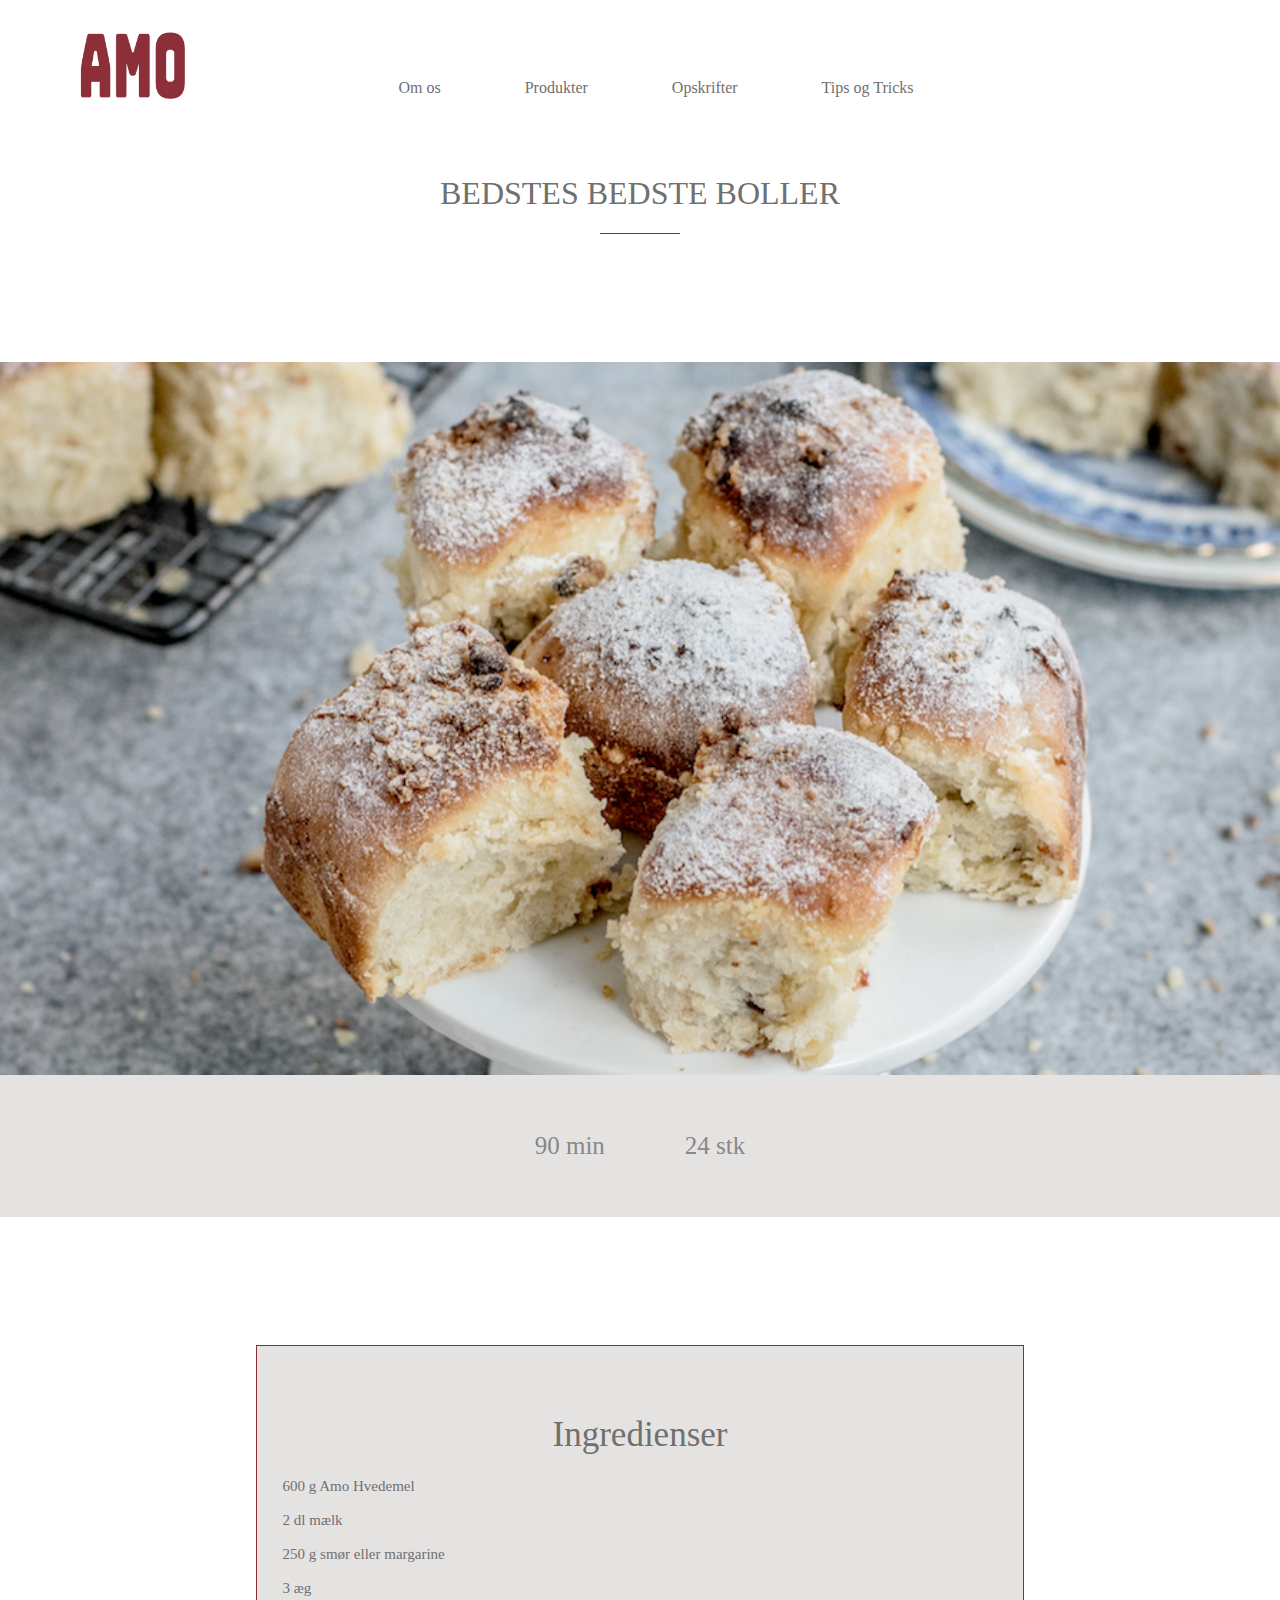
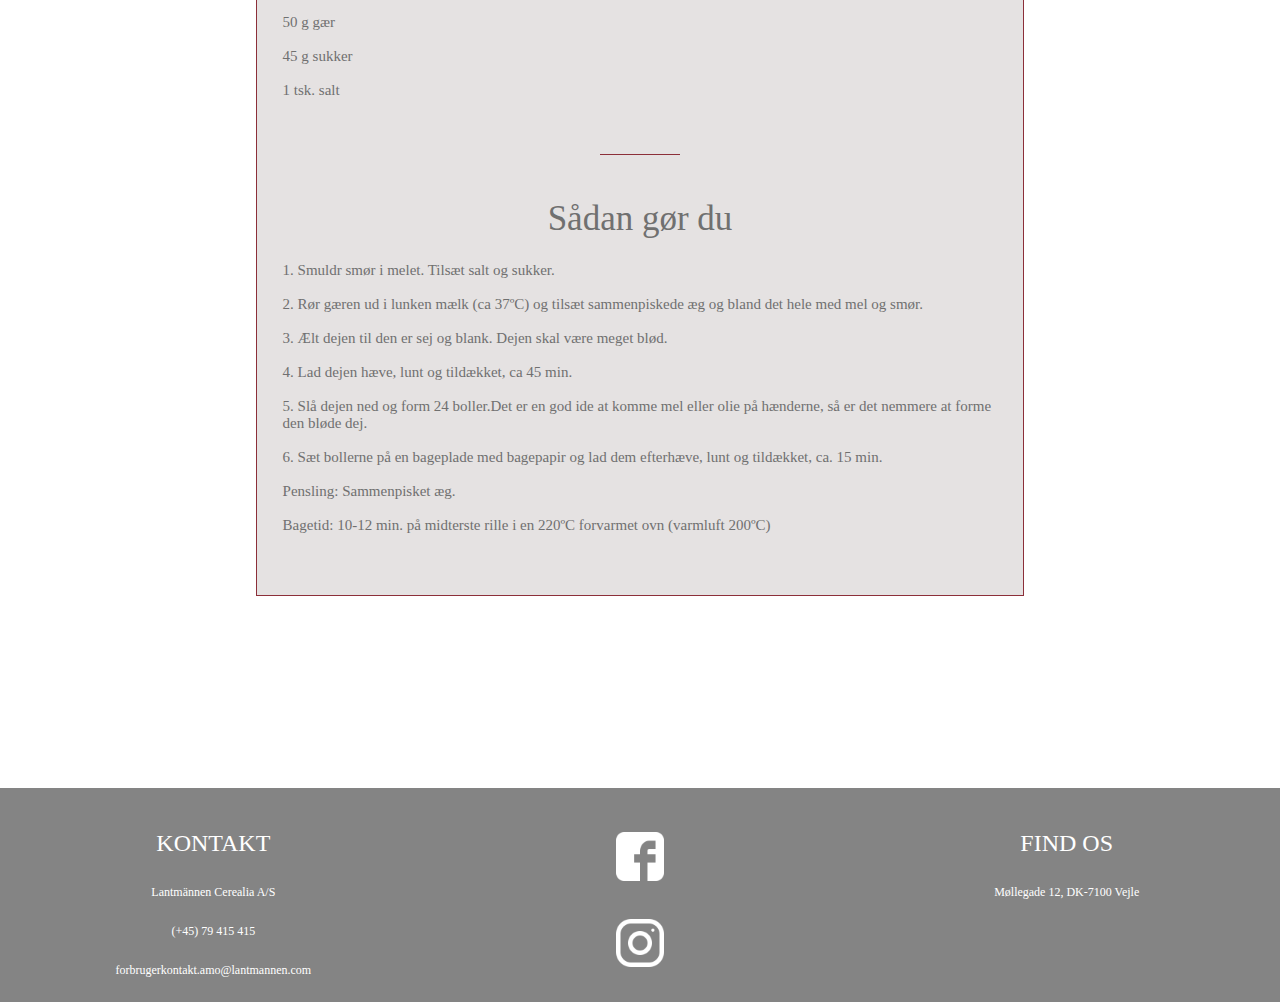
<file: bbb.html>
<!DOCTYPE html>
<html lang="en">
<!--Language set to English. Change to da for Danish if needed-->

<head>
    <meta charset="UTF-8">
    <!--This ensures that the browser can read special signs and characters like the Danish letters æ, ø, å -->
    <meta name="viewport" content="width=device-width, minimum-scale=1.0">
    <!--This helps avoid that a site displays differently with different screen resolutions -->

    <title>Untitled document</title>
    <!--This title will be the heading on google search and on the tab in the browser. Can contain up to 70 characters-->
    <meta name="description" content="Here you add the description of your content">
    <!-- this is for search engne optimization - fill in description of the page content. This will usually be the text shown under the heading in a search. Can contain up to 155 characters-->
    <link rel="stylesheet" href="css/style.css">
    <!--This is a link to the stylesheet. Any rule written in the stylesheet will be used for this page -->
</head>

<body>


    <header>


       <section class="logo"> <a href="index.html"> <img src="images/amo-logo.png" alt="">
        </a>
        </section>

        <section id="logo-burger-main">

            <label for="toggle">&#9776;</label>
        </section>



        <nav>
            <input type="checkbox" id="toggle" class="hidden">
            <!-- This has to be outside of #logo-burger to work. #main-nav cannot be selected when this is in a container -->
            <ul id="main-nav">
                <li><a href="">Om os</a></li>
                <li><a href="produkter.html">Produkter</a></li>
                <li><a href="opskrifter.html">Opskrifter</a></li>
                <li><a href="">Tips og Tricks</a></li>
            </ul>


        </nav>

    


    </header>

    <main>

        <section class="product">
            <h1> BEDSTES BEDSTE BOLLER </h1>
        </section>

        <p class="line-break"> </p>


        <section class="main-img">
            <img src="images/boller2.png" alt="">

        </section>
        
        

        <section class="bbb-content">

            <h1> 90 min </h1>

            <h1> 24 stk </h1>


        </section>
        
        
        <article class="article-column">

        <section class="section-recipe">

            <h1> Ingredienser </h1>

            <p> 600 g Amo Hvedemel <br><br>
                2 dl mælk <br><br>
                250 g smør eller margarine <br><br>
                3 æg <br><br>
                50 g gær <br><br>
                45 g sukker <br><br>
                1 tsk. salt</p>

            <p class="line-break"> </p>


            <h1> Sådan gør du </h1>

            <p> 1. Smuldr smør i melet. Tilsæt salt og sukker. <br> <br>

                2. Rør gæren ud i lunken mælk (ca 37ºC) og
                tilsæt sammenpiskede æg og bland det hele
                med mel og smør. <br> <br>

                3. Ælt dejen til den er sej og blank. Dejen skal
                være meget blød. <br> <br>

                4. Lad dejen hæve, lunt og tildækket, ca 45 min. <br> <br>

                5. Slå dejen ned og form 24 boller.Det er en
                god ide at komme mel eller olie på hænderne,
                så er det nemmere at forme den bløde dej.

                <br> <br>
                6. Sæt bollerne på en bageplade med
                bagepapir og lad dem efterhæve, lunt og
                tildækket, ca. 15 min. <br> <br>

                Pensling: Sammenpisket æg.<br> <br>

                Bagetid: 10-12 min. på midterste rille i en 220ºC
                forvarmet ovn (varmluft 200ºC)</p>
                
        

        </section>
        </article>
        
                <section class="footer-container">

            <section class="footer-content">

                <h1> KONTAKT</h1> 
                <p> Lantmännen Cerealia A/S </p> 
                <p> (+45) 79 415 415 </p> 
                <p> forbrugerkontakt.amo@lantmannen.com </p>

            </section>


            <section class="footer-content">

                <img src="images/face.png" alt="">

                <img src="images/insta.png" alt="">



            </section>


            <section class="footer-content">

                <h1> FIND OS </h1> 
                <p> Møllegade 12, DK-7100 Vejle </p>


            </section>

        </section>


    </main>
    
    </body>
</html>
</file>
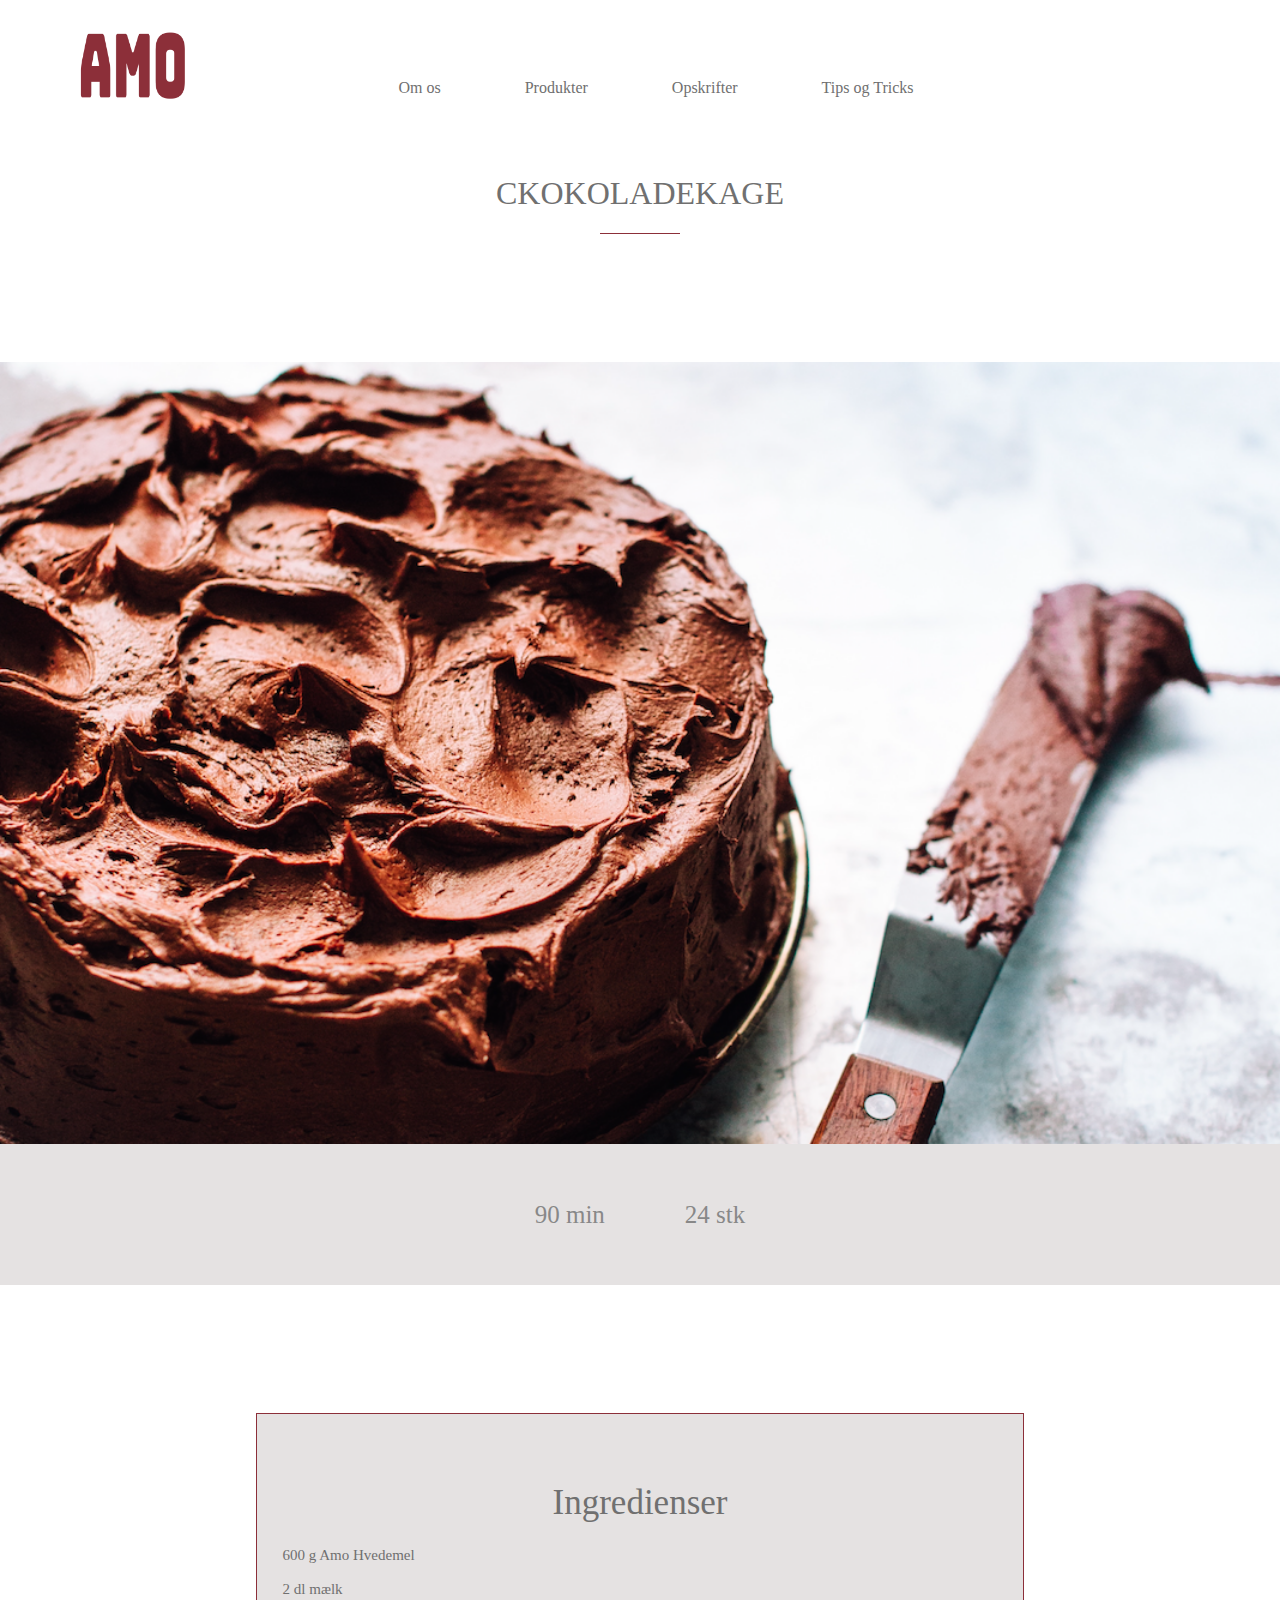
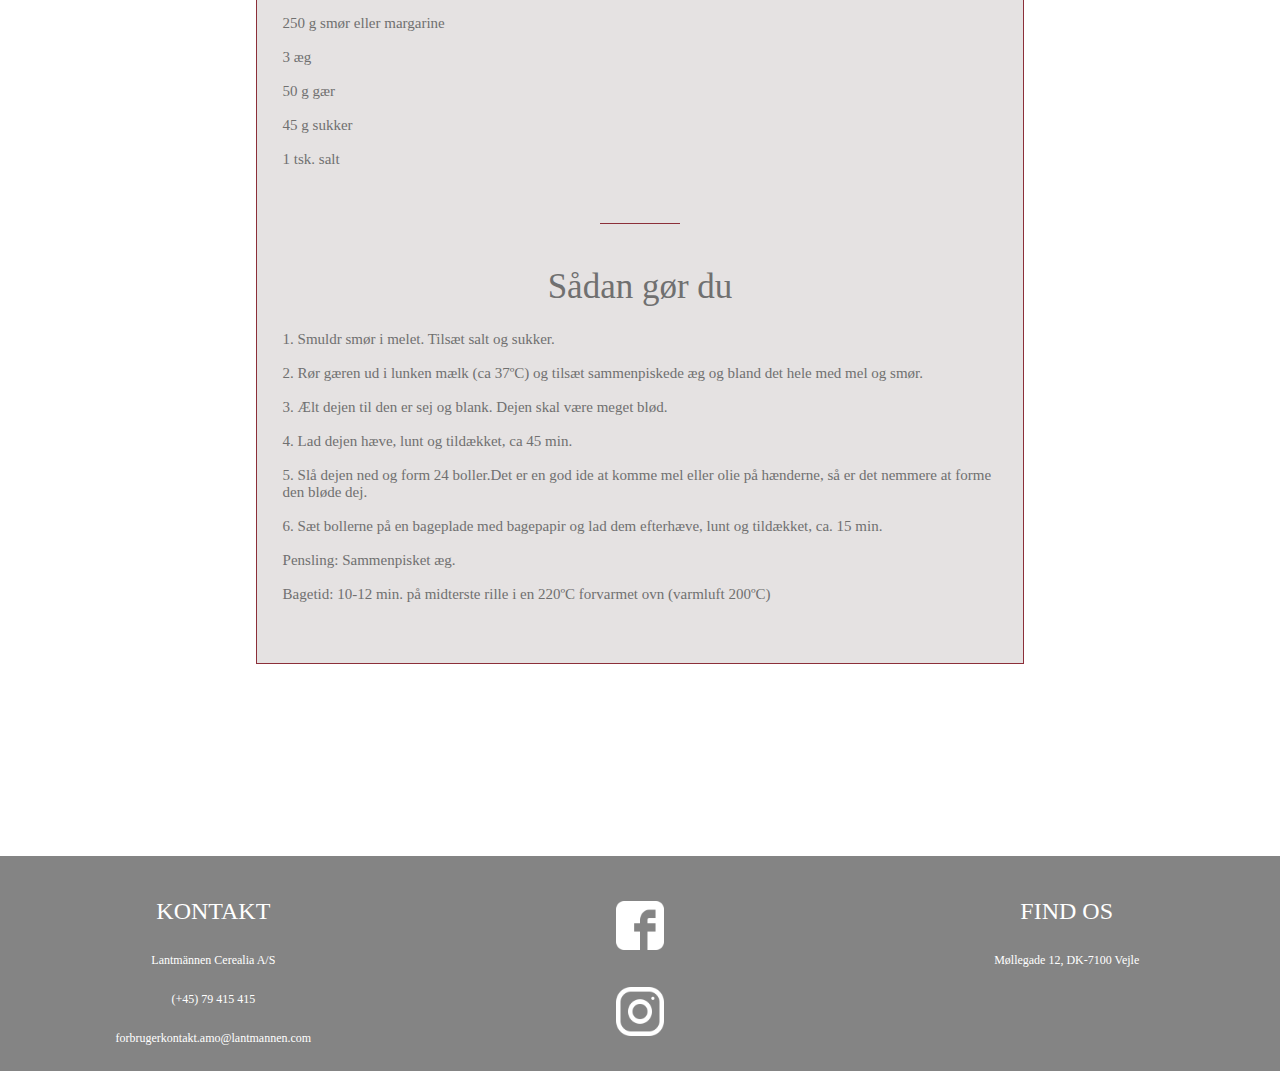
<file: chokoladekage.html>
<!DOCTYPE html>
<html lang="en">
<!--Language set to English. Change to da for Danish if needed-->

<head>
    <meta charset="UTF-8">
    <!--This ensures that the browser can read special signs and characters like the Danish letters æ, ø, å -->
    <meta name="viewport" content="width=device-width, minimum-scale=1.0">
    <!--This helps avoid that a site displays differently with different screen resolutions -->

    <title>Untitled document</title>
    <!--This title will be the heading on google search and on the tab in the browser. Can contain up to 70 characters-->
    <meta name="description" content="Here you add the description of your content">
    <!-- this is for search engne optimization - fill in description of the page content. This will usually be the text shown under the heading in a search. Can contain up to 155 characters-->
    <link rel="stylesheet" href="css/style.css">
    <!--This is a link to the stylesheet. Any rule written in the stylesheet will be used for this page -->
</head>

<body>


    <header>


       <section class="logo"> <a href="index.html"> <img src="images/amo-logo.png" alt="">
        </a>
        </section>

        <section id="logo-burger-main">

            <label for="toggle">&#9776;</label>
        </section>



        <nav>
            <input type="checkbox" id="toggle" class="hidden">
            <!-- This has to be outside of #logo-burger to work. #main-nav cannot be selected when this is in a container -->
            <ul id="main-nav">
                <li><a href="">Om os</a></li>
                <li><a href="produkter.html">Produkter</a></li>
                <li><a href="opskrifter.html">Opskrifter</a></li>
                <li><a href="">Tips og Tricks</a></li>
            </ul>


        </nav>

    


    </header>

    <main>

        <section class="product">
            <h1> CKOKOLADEKAGE </h1>
        </section>

        <p class="line-break"> </p>


        <section class="main-img">
            <img src="images/kage-opskrift.png" alt="">

        </section>
        
        

        <section class="bbb-content">

            <h1> 90 min </h1>

            <h1> 24 stk </h1>


        </section>
        
        
        <article class="article-column">

        <section class="section-recipe">

            <h1> Ingredienser </h1>

            <p> 600 g Amo Hvedemel <br><br>
                2 dl mælk <br><br>
                250 g smør eller margarine <br><br>
                3 æg <br><br>
                50 g gær <br><br>
                45 g sukker <br><br>
                1 tsk. salt</p>

            <p class="line-break"> </p>


            <h1> Sådan gør du </h1>

            <p> 1. Smuldr smør i melet. Tilsæt salt og sukker. <br> <br>

                2. Rør gæren ud i lunken mælk (ca 37ºC) og
                tilsæt sammenpiskede æg og bland det hele
                med mel og smør. <br> <br>

                3. Ælt dejen til den er sej og blank. Dejen skal
                være meget blød. <br> <br>

                4. Lad dejen hæve, lunt og tildækket, ca 45 min. <br> <br>

                5. Slå dejen ned og form 24 boller.Det er en
                god ide at komme mel eller olie på hænderne,
                så er det nemmere at forme den bløde dej.

                <br> <br>
                6. Sæt bollerne på en bageplade med
                bagepapir og lad dem efterhæve, lunt og
                tildækket, ca. 15 min. <br> <br>

                Pensling: Sammenpisket æg.<br> <br>

                Bagetid: 10-12 min. på midterste rille i en 220ºC
                forvarmet ovn (varmluft 200ºC)</p>
                
        

        </section>
        </article>

        <section class="footer-container">

            <section class="footer-content">

                <h1> KONTAKT</h1> 
                <p> Lantmännen Cerealia A/S </p> 
                <p> (+45) 79 415 415 </p> 
                <p> forbrugerkontakt.amo@lantmannen.com </p>

            </section>


            <section class="footer-content">

                <img src="images/face.png" alt="">

                <img src="images/insta.png" alt="">



            </section>


            <section class="footer-content">

                <h1> FIND OS </h1> 
                <p> Møllegade 12, DK-7100 Vejle </p>


            </section>

        </section>
    </main>
    </body>
</html>
</file>
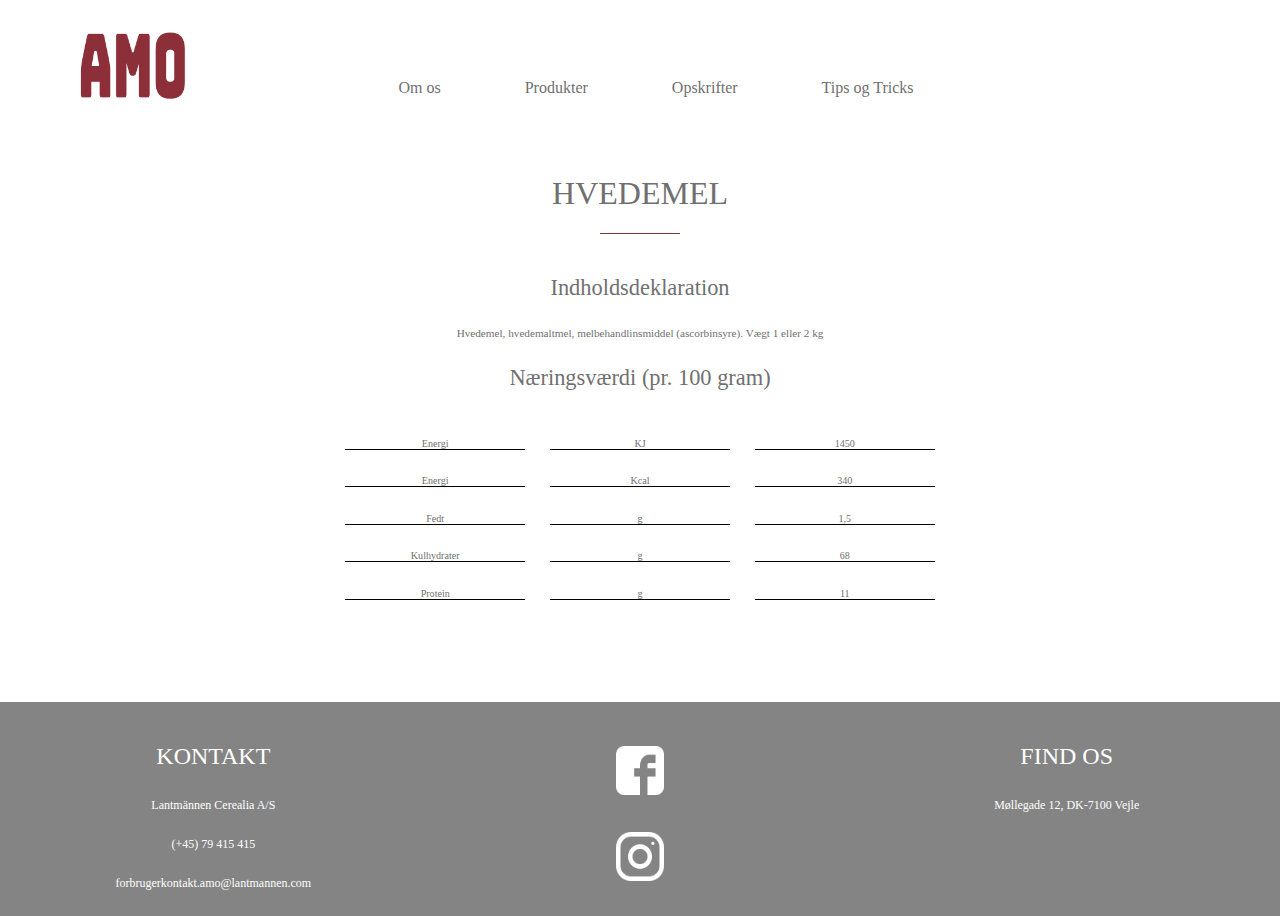
<file: hvedemel.html>
<!DOCTYPE html>
<html lang="en">
<!--Language set to English. Change to da for Danish if needed-->

<head>
    <meta charset="UTF-8">
    <!--This ensures that the browser can read special signs and characters like the Danish letters æ, ø, å -->
    <meta name="viewport" content="width=device-width, minimum-scale=1.0">
    <!--This helps avoid that a site displays differently with different screen resolutions -->

    <title>Untitled document</title>
    <!--This title will be the heading on google search and on the tab in the browser. Can contain up to 70 characters-->
    <meta name="description" content="Here you add the description of your content">
    <!-- this is for search engne optimization - fill in description of the page content. This will usually be the text shown under the heading in a search. Can contain up to 155 characters-->
    <link rel="stylesheet" href="css/style.css">
    <!--This is a link to the stylesheet. Any rule written in the stylesheet will be used for this page -->
</head>

<body>


    <header>


        <section class="logo"> <a href="index.html"> <img src="images/amo-logo.png" alt="">
            </a>
        </section>

        <section id="logo-burger-main">

            <label for="toggle">&#9776;</label>
        </section>



        <nav>
            <input type="checkbox" id="toggle" class="hidden">
            <!-- This has to be outside of #logo-burger to work. #main-nav cannot be selected when this is in a container -->
            <ul id="main-nav">
                <li><a href="">Om os</a></li>
                <li><a href="produkter.html">Produkter</a></li>
                <li><a href="opskrifter.html">Opskrifter</a></li>
                <li><a href="">Tips og Tricks</a></li>
            </ul>


        </nav>


    </header>


    <main>

        <section class="product">
            <h1> HVEDEMEL </h1>
        </section>

        <p class="line-break"> </p>

        <section class="section-box">

            <h1> Indholdsdeklaration </h1>

            <p> Hvedemel, hvedemaltmel, melbehandlinsmiddel (ascorbinsyre).
                Vægt
                1 eller 2 kg</p>
            <h1> Næringsværdi (pr. 100 gram) </h1>



            <articel class="article-product">

                <section class="section-box-product">

                    <h1> Energi </h1> <br>
                    <h1> Energi </h1> <br>
                    <h1> Fedt </h1> <br>
                    <h1> Kulhydrater </h1> <br>
                    <h1> Protein </h1>

                </section>


                <section class="section-box-product">

                    <h1> KJ </h1> <br>
                    <h1> Kcal </h1> <br>
                    <h1> g </h1> <br>
                    <h1> g </h1> <br>
                    <h1> g </h1>


                </section>


                <section class="section-box-product">

                    <h1> 1450 </h1> <br>
                    <h1> 340 </h1> <br>
                    <h1> 1,5 </h1> <br>
                    <h1> 68 </h1> <br>
                    <h1> 11 </h1>



                </section>

            </articel>

        </section>


        <section class="footer-container">

            <section class="footer-content">

                <h1> KONTAKT</h1> 
                <p> Lantmännen Cerealia A/S </p> 
                <p> (+45) 79 415 415 </p> 
                <p> forbrugerkontakt.amo@lantmannen.com </p>

            </section>


            <section class="footer-content">

                <img src="images/face.png" alt="">

                <img src="images/insta.png" alt="">



            </section>


            <section class="footer-content">

                <h1> FIND OS </h1> 
                <p> Møllegade 12, DK-7100 Vejle </p>


            </section>

        </section>
        
                
    </main>
</body>
</html>
</file>
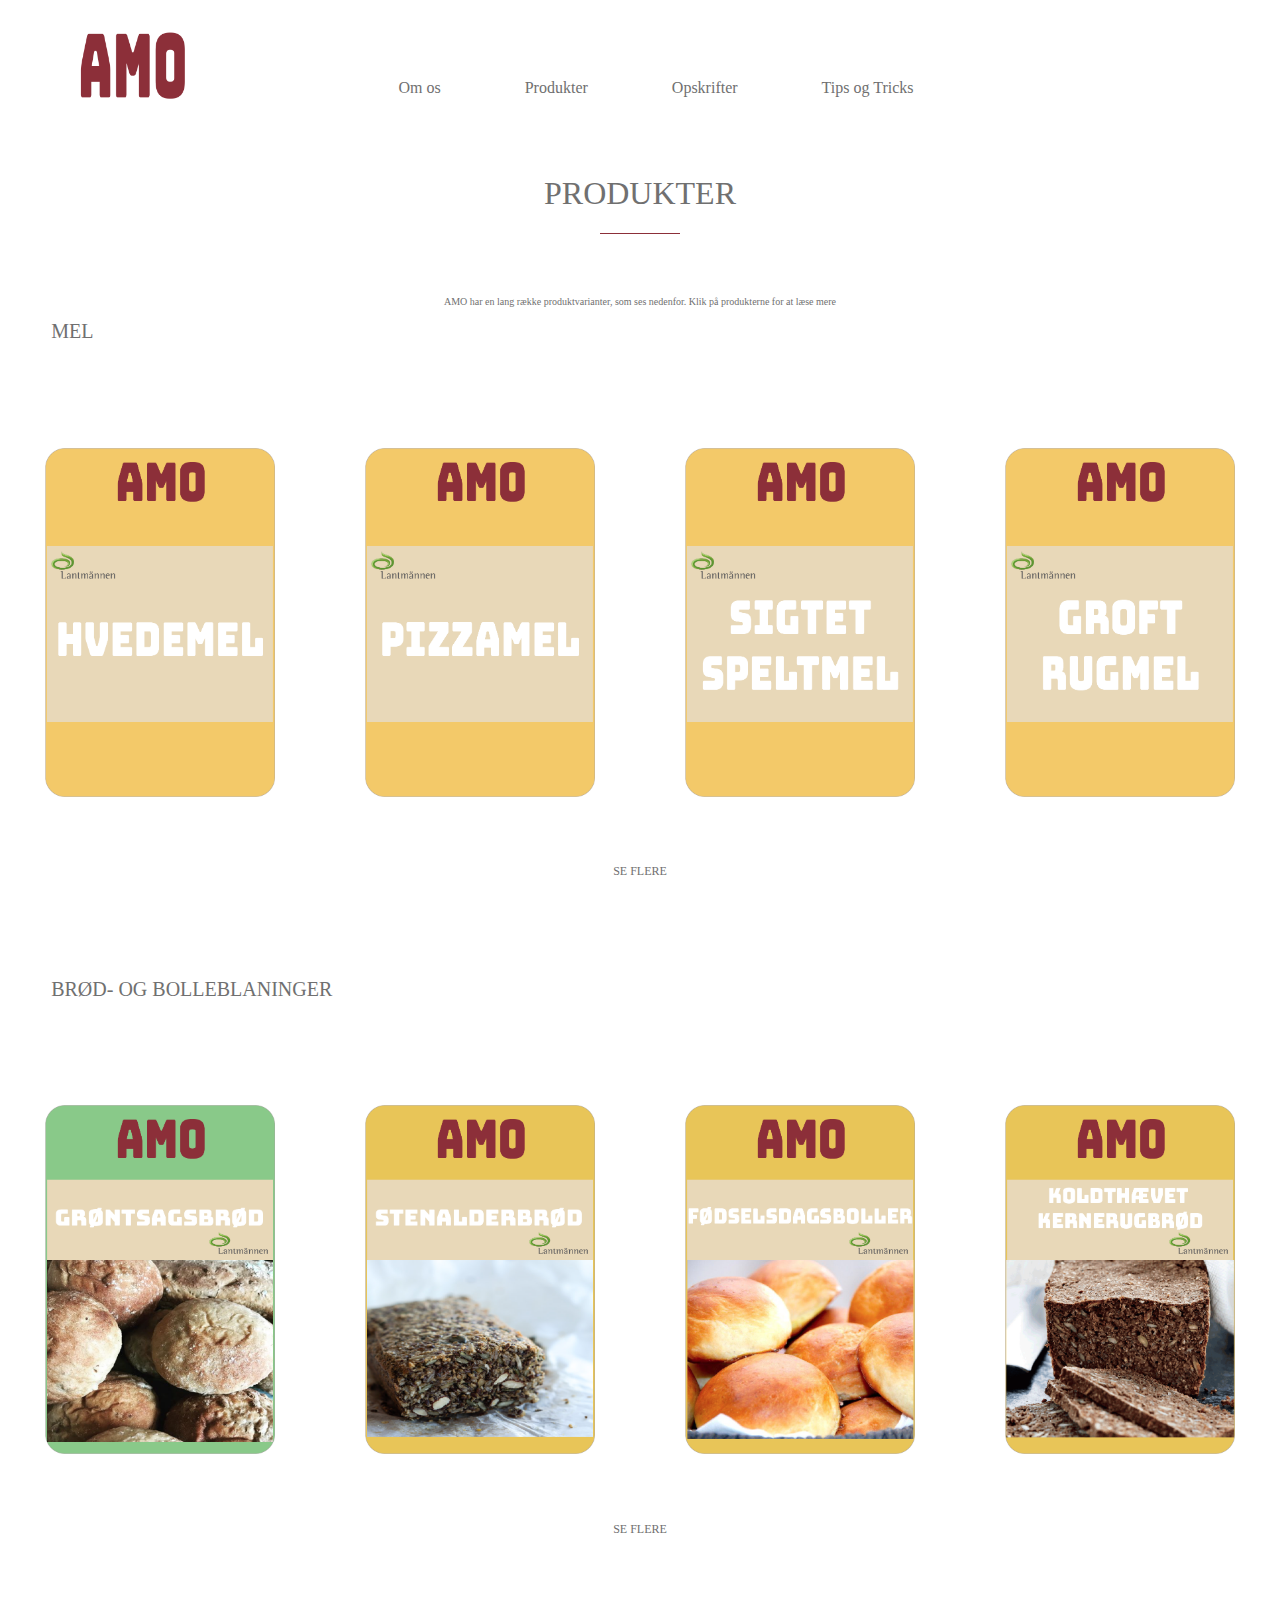
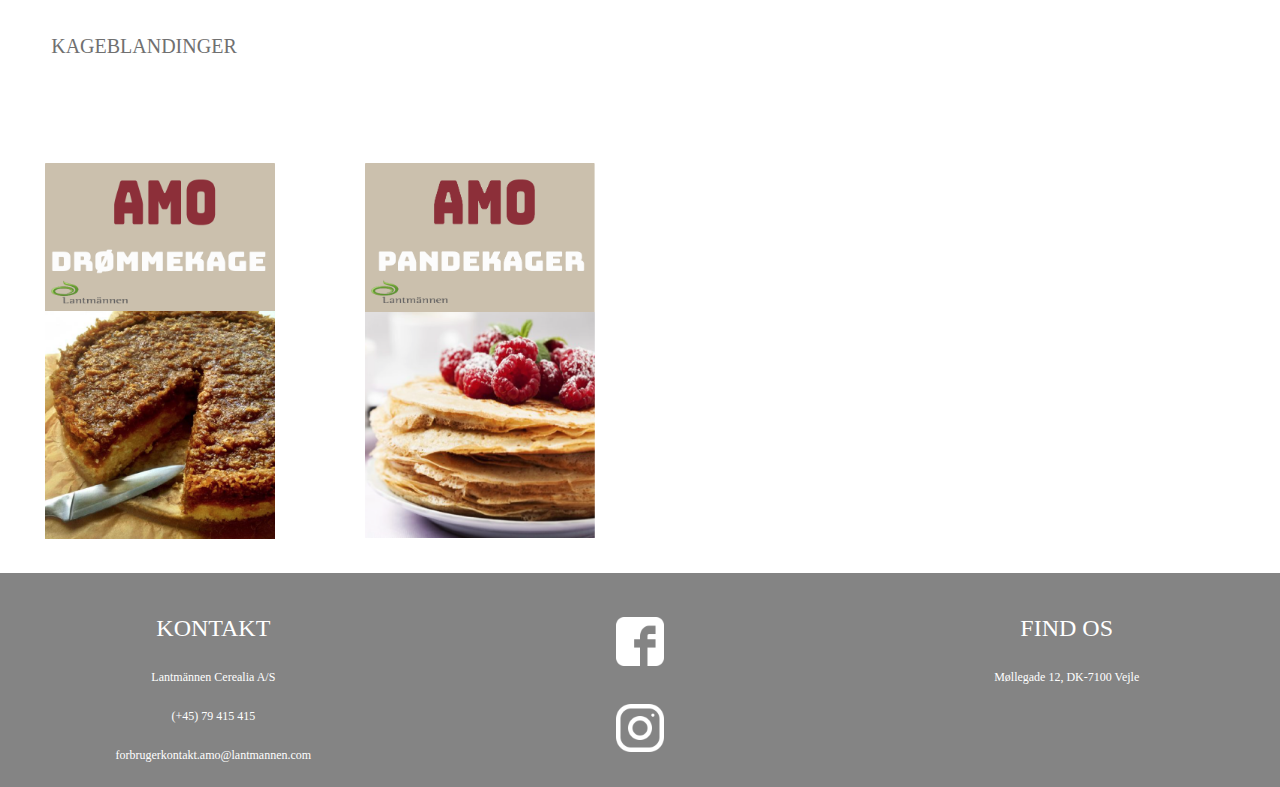
<file: produkter.html>
<!DOCTYPE html>
<html lang="en">
<!--Language set to English. Change to da for Danish if needed-->

<head>
    <meta charset="UTF-8">
    <!--This ensures that the browser can read special signs and characters like the Danish letters æ, ø, å -->
    <meta name="viewport" content="width=device-width, minimum-scale=1.0">
    <!--This helps avoid that a site displays differently with different screen resolutions -->

    <title>Untitled document</title>
    <!--This title will be the heading on google search and on the tab in the browser. Can contain up to 70 characters-->
    <meta name="description" content="Here you add the description of your content">
    <!-- this is for search engne optimization - fill in description of the page content. This will usually be the text shown under the heading in a search. Can contain up to 155 characters-->
    <link rel="stylesheet" href="css/style.css">
    <!--This is a link to the stylesheet. Any rule written in the stylesheet will be used for this page -->
</head>

<body>


    <header>


        <section class="logo"> <a href="index.html"> <img src="images/amo-logo.png" alt="">
            </a>
        </section>

        <section id="logo-burger-main">

            <label for="toggle">&#9776;</label>
        </section>



        <nav>
            <input type="checkbox" id="toggle" class="hidden">
            <!-- This has to be outside of #logo-burger to work. #main-nav cannot be selected when this is in a container -->
            <ul id="main-nav">
                <li><a href="">Om os</a></li>
                <li><a href="produkter.html">Produkter</a></li>
                <li><a href="opskrifter.html">Opskrifter</a></li>
                <li><a href="">Tips og Tricks</a></li>
            </ul>


        </nav>


    </header>


    <main>

        <section class="product">
            <h1> PRODUKTER</h1>
        </section>

        <p class="line-break"> </p>

    


        <section class="product-content">
           <p> AMO har en lang række produktvarianter, som ses nedenfor. Klik på produkterne for at læse mere </p>
            <h1> MEL </h1>
        </section>

        <articel class="article-product">

            <section class="section-box-product">

                <img src="images/hvedemel5.png" class="image" alt="">


                <div class="middle">
                    <div class="text"> <a href="hvedemel.html"> LÆS OM HVEDEMEL HER </a> </div>
                </div>

            </section>


            <section class="section-box-product">
                <img src="images/pizzamel.png" class="image" alt="">

                <div class="middle">
                    <div class="text"> <a href="hvedemel.html"> LÆS OM PIZZAMEL HER </a> </div>
                </div>


            </section>

        </articel>

        <articel class="article-product">

            <section class="section-box-product">

                <img src="images/sigtetspeltmel.png" class="image" alt="">


                <div class="middle">
                    <div class="text"> <a href="hvedemel.html"> LÆS OM SIGTET SMPELTMEL HER </a> </div>
                </div>

            </section>

            <section class="section-box-product">

                <img src="images/groftrugmel.png" class="image" alt="">

                <div class="middle">
                    <div class="text"> <a href="hvedemel.html"> LÆS OM GOFT RUGMEL HER </a> </div>
                </div>

            </section>


        </articel>

        <section class="product-content-seflere">
            <h1> SE FLERE </h1>
        </section>


        <section class="product-content">
            <h1> BRØD- OG BOLLEBLANINGER </h1>
        </section>

        <articel class="article-product">

            <section class="section-box">
                <img src="images/groentsag.png" alt=""> </section>

            <section class="section-box">
                <img src="images/stenalder.png" alt="">

            </section>

        </articel>

        <articel class="article-product">

            <section class="section-box">
                <img src="images/foedselsdagsboller.png" alt=""> </section>

            <section class="section-box">
                <img src="images/kernerugbroed.png" alt="">

            </section>

        </articel>

        <section class="product-content-seflere">
            <h1> SE FLERE </h1>
        </section>


        <section class="product-content">
            <h1> KAGEBLANDINGER </h1>
        </section>

        <articel class="article-product">

            <section class="section-box">
                <img src="images/droemmekage.png" alt=""> </section>

            <section class="section-box">
                <img src="images/pandekager.png" alt="">

            </section>

        </articel>

        <section class="footer-container">

            <section class="footer-content">

                <h1> KONTAKT</h1> 
                <p> Lantmännen Cerealia A/S </p> 
                <p> (+45) 79 415 415 </p> 
                <p> forbrugerkontakt.amo@lantmannen.com </p>

            </section>


            <section class="footer-content">

                <img src="images/face.png" alt="">

                <img src="images/insta.png" alt="">



            </section>


            <section class="footer-content">

                <h1> FIND OS </h1> 
                <p> Møllegade 12, DK-7100 Vejle </p>


            </section>

        </section>



    </main>
    </body>
</html>
</file>
<file: css/style.css>
/*CSS document*/

* {

    box-sizing: border-box;
    font-family: Futura;
    font-style: medium;
    font-weight: 100;
}

body {

    margin: auto;
    padding: 0%;
}



.box {
    float: left;
    width: 33.33%;
    /* three boxes (use 25% for four, and 50% for two, etc) */
    padding: 50px;
    /* if you want space between the images */
}

.clearfix::after {
    content: "";
    clear: both;
    display: table;
}




.logo {

    width: 75%;
    display: flex;
    justify-content: center;
    padding-top: 2%;
    padding-bottom: 2%;



}

.logo img {

    display: flex;
    width: 25%;
    padding-top: 3%;
    position: absolute;






}

/* burgermenu ------------------------- */

#logo-burger-main {
    display: flex;
    justify-content: flex-end;
    padding-top: 2%;



}



#main-nav {


    display: none;
    position: absolute;
    list-style: none;
    width: 100%;

    z-index: 1;


}


#logo-burger-main label {
    display: block;
    font-size: 2em;
    cursor: pointer;
    padding-right: 1%;


}



#toggle:checked + #main-nav {
    display: block;
    position: absolute;
    padding: 0;




}

.hidden {
    display: none;
}


#main-nav li {}


#main-nav a {

    color: white;
    display: flex;
    justify-content: flex-start;
    font-size: 120%;
    text-decoration: none;
    background-color: #a54657;
    padding: 3%;
    border: 1px solid #8c2f39;


}


#main-nav li:last-of-type {
    border-bottom: none;
}

/* burgermenu slut ------------------------- */


.main-img img {

    display: flex;
    width: 100%;
    padding-top: 10%;

}

.line-break {

    border-bottom: 1px solid #8c2f39;
    width: 80px;
    margin: 0 auto;
}




/* containers ------------------- */

.article-row {
    display: flex;
    flex-direction: column;
    align-items: flex-start;


    width: 100%;
    height: 100%;
    padding: 1%;
    padding-bottom: 1%;
    padding-top: 1%;

}

.section-box,
.section-box-recipe {
    display: flex;
    flex: 1;
    flex-direction: column;
    align-items: center;

    width: 100%;
    padding: 2%;
    padding-bottom: 1%;
    padding-top: 2%;

}

.section-box,
.section-box-recipe > h1 {

    font-size: 60%;
    color: #707070;

}

.section-box-product > h1 {

    font-size: 90%;
    color: #707070;

}

.section-box > a {

    width: 60%;
}



.section-box > a > h2 {
    font-size: 11px;
    color: white;
    padding: 1%;
    height: 30px;
    display: flex;
    justify-content: center;
    align-items: center;
    background-color: #a54657;
    opacity: 0.8;
    border-radius: 5px;

}

.section-box > a > h2:hover {

    border: 2px solid white;

}



.section-box3 {

    display: flex;
    flex: 1;
    flex-direction: row;
    align-items: center;
    width: 100%;
    padding: 2%;
    padding-bottom: 5%;
    padding-top: 5%;
}

.section-box3 img {
    width: 50%;
    padding: 5%;



}

.article-row2 {
    display: flex;
    flex-direction: column;
    border: 1px solid #A54657;
    width: 96%;
    height: 100%;
    margin-top: 3%;
    padding-bottom: 1%;
    padding-top: %;
    margin-left: 2%;
    margin-right: 2%;

}



.section-box,
.section-box2,
.section-box-product > p {
    font-size: 70%;
    color: #707070;

}



.section-box-product {

    display: flex;
    position: relative;
    flex: 1;
    flex-direction: column;
    align-items: center;
    

    width: 100%;
    padding: 2%;
    padding-bottom: 1%;
    padding-top: 2%;

}


.section-box-product > a {
    display: flex;
    flex: 1;
    flex-direction: column;
    align-items: center;

    width: 100%;
    padding: 2%;
    padding-bottom: 1%;
    padding-top: 2%;



}


.section-box-product > h1 {
    border-bottom: 1px solid black;
    width: 100%;
    display: flex;
    justify-content: center;
        
}






.section-box img,
.section-box-product img {
    width: 100%;
    height: 90%;
    padding: 1%;
    padding-bottom: 5%;
    padding-top: 5%;


}



.section-box-product img:hover {
    opacity: 0.2;
    transition: .5s ease;
    backface-visibility: hidden;



}

/* containers slut ------------------- */


/* hover funktion start */


.middle {
    transition: .5s ease;
    opacity: 0;
    position: absolute;
    top: 50%;
    left: 50%;
    transform: translate(-50%, -50%);
    -ms-transform: translate(-50%, -50%);
    text-align: center;

}

.section-box-product:hover .image {
    opacity: 0.3;
}

.section-box-product:hover .middle {
    opacity: 1;

}

.text {

    //color: aqua;
    font-size: 16px;
    padding: 2%;

}

a:link {
    text-decoration: none;
    color: #707070;
}

/* hover funktion slut */




/* bagetip start ---------------------------- */


.section-box-bedste-bagetips {

    display: flex;
    flex: 1;
    flex-direction: column;
    align-items: center;
    width: 96%;
    margin-left: 2%;
    margin-right: 2%;
    padding: 15%;
    padding-bottom: 5%;
    padding-top: 5%;
    border: 1px solid #A54657;
    color: #707070;


}

.section-box-bedste-bagetips > h1 {
    font-size: 120%;
    color: #707070;


}

.section-box-bedste-bagetips > p {

    font-size: 70%;
    color: #707070;
}



/* bagetip slut ----------------------- */


/* produkter.html start ------------------*/

.product {

    display: flex;
    justify-content: center;
    padding-top: 10%;
    color: #707070;
}

.product-content {

    color: #707070;
    font-size: 10px;
    padding: 4%;

}

.product-content > p {

    display: flex;
    justify-content: center;

}

.article-product {

    display: flex;
    flex-direction: row;
    align-items: flex-start;



    width: 100%;
    padding: 10%;
    padding-bottom: 1%;
    padding-top: 1%;
}

.product-content-seflere {

    display: flex;
    justify-content: center;
    font-size: 6px;
    color: #707070;
    padding: 2%;
    width: 100%;


}







/* produkter.html slut ------------------*/


/* opskrifter.html start ---------------*/

.article-recipe {

    display: flex;
    flex-direction: column;
    width: 100%;
    padding: 10%;
    padding-bottom: 1%;
    padding-top: 1%;

}

.bbb-content {

    width: 100%;
    display: flex;
    justify-content: center;
    background-color: #E5E2E2;



}

.bbb-content > h1 {


    padding: 20px;
    color: #888888;
    font-size: 15px;

}


.article-column {
    display: flex;

    justify-content: center;


    width: 100%;
}


.section-recipe {


    width: 70%;
    margin-left: 10%;
    margin-right: 10%;
    margin-bottom: 10%;
    margin-top: 20%;
    padding: 2%;
    background-color: #E5E2E2;
    border: 1px solid #8c2f39;

}



.section-recipe > h1 {

    display: flex;
    justify-content: center;
    color: #707070;
    padding-top: 20px;
    font-size: 15px;

}

.section-recipe > p {

    color: #707070;
    padding-bottom: 20px;
    font-size: 10px;

}

/* opskrifter.html stop ---------------*/


/*footer -----------------*/





.footer-container {
   
    display: flex;
    flex-direction: column;
    justify-content: center;

    width: 100%;
    height: 100%;
    padding: 1%;
    padding-bottom: 1%;
    margin-top: 5%;
    padding-top: 1%;
    background-color: #848484;

}

.footer-content  {
    
     display: flex;
    flex: 1;
    flex-direction: column;
    align-items: center;
    font-size: 10px;

    width: 100%;
    padding: 2%;
    padding-bottom: 1%;
    padding-top: 2%;
    color: white;

}

.footer-container img {
    
       width: 11%;
    padding-bottom: 5%;
    padding-top: 5%;
  
}



    


    



/*footer slut  -----------------*/



/**********************************************/
/*MEDIA QUERY TABLET AND ABOVE*/
@media all and (min-width: 600px) and (max-width: 1023px) {


    #logo-burger-main {
        display: none;
        margin: 0;
    }

    header > nav {

        display: flex;
        justify-content: flex-end;


    }


    #main-nav {
        display: flex;
        margin-right: .5em;
        list-style: none;
        justify-content: flex-end;

        width: 85%;
        background: none;




    }

    #main-nav a {

        margin-left: 1em;
        margin-right: 1em;
        line-height: 1.4em;
        padding-bottom: 0%;
        font-size: 100%;
        padding: 5px;
        background: none;
        border: none;
        color: #707070;






    }



    .logo {

        justify-content: flex-start;
        padding-top: 2%;
        padding-bottom: 0;




    }

    .logo img {

        width: 13%;
        padding: 0;
    }


    .section-box > a {

        width: 40%;
    }



    .section-box > a > h2 {
        font-size: 10px;


    }




    .article-row {
        display: flex;
        flex-direction: row;
        align-items: center;


        width: 100%;
        height: 100%;
        padding: 1%;
        padding-bottom: 1%;
        padding-top: 1%;
    }


    .section-box-bedste-bagetips {

        height: 10px;
        padding: 1%;
        padding-bottom: 30%;


    }



    .article-row2 {

        flex-direction: row;
        align-items: center;
        width: 96%;
        margin-left: 2%;
        margin-right: 2%;
        padding-bottom: 1%;

    }


    .article-product {

        flex-direction: row;
        float: left;
        align-items: flex-start;
        width: 50%;
        padding: 0%;
        padding-bottom: 1%;
        padding-top: 1%;
    }

    #products > p {

        padding-left: 0%;


    }

    .article-recipe {

        flex-direction: row;
        width: 100%;
        height: 100%;
        padding: 4%;
        padding-bottom: 1%;
        padding-top: 5%;

    }



    .section-recipe {
        width: 60%;
        margin-left: 20%;
        margin-right: 20%;
        margin-bottom: 10%;
        margin-top: 10%;
        background-color: #E5E2E2;
        border: 1px solid #8c2f39;

    }

    .section-recipe > h1 {
        display: flex;
        justify-content: center;
        color: #707070;
        padding-top: 20px;
        font-size: 35px;

    }

    .section-recipe > p {
        color: #707070;
        padding-bottom: 20px;
        font-size: 15px;

    }


    .footer-container {
   

    flex-direction: row;
        padding: 0;

   
  


}

.footer-content  {
    

    font-size: 10px;
 

}
    
    .footer-container img {
        
        width: 15%;
        padding-top: 8%;
     
    
  
  
}



}

/**********************************************/
/*MEDIA QUERY LAPTOP AND ABOVE*/
@media all and (min-width: 1024px) {


    #logo-burger-main {
        display: none;
        margin: 0;
    }


    header > nav {

        display: flex;
        justify-content: center;


    }


    #main-nav {
        display: flex;
        margin-right: .5em;
        list-style: none;
        justify-content: center;
        width: 65%;
        padding-top: 2%;
        background: none;





    }



    #main-nav a {

        margin-left: 2em;
        margin-right: 2em;
        line-height: 1.4em;
        padding-bottom: 0%;
        font-size: 100%;
        padding: 10px;
        background: none;
        border: none;
        color: #707070;
    }


    .section-box > a {

        width: 30%;
    }



    .section-box > a > h2 {
        font-size: 10px;


    }


    .logo {

        display: flex;
        width: 100%;
        justify-content: flex-start;
        padding-left: 5%;
        padding-bottom: 0%;



    }

    .logo img {

        width: 11%;
        padding: 0;

    }


    .article-row {

        flex-direction: row;
        align-items: center;
    }


    .section-box-bedste-bagetips {

        display: flex;
        flex: 1;
        flex-direction: center;


        width: 100%;
        padding: 3%;

        border-style: solid;
        border-color: #A54657;
        color: #707070;

    }

    .article-row2 {

        flex-direction: row;
        align-items: center;
        width: 96%;
        margin-left: 2%;
        margin-right: 2%;
        padding-bottom: 1%;


    }

    .article-product {


        flex-direction: row;
        float: left;
        align-items: flex-start;
        width: 50%;
        padding: 0%;
        padding-bottom: 1%;
        padding-top: 1%;
    }

    .article-product img {

        width: 80%;

    }

    #products > p {

        padding-left: 0%;


    }

    .article-recipe {


        flex-direction: row;
        width: 100%;
        padding: 10%;
        padding-bottom: 1%;
        padding-top: 5%;

    }


    .bbb-content > h1 {


        padding: 40px;
        color: #888888;
        font-size: 25px;

    }


    .article-column {
        display: flex;

        justify-content: flex-start;


        width: 100%;
    }

    .section-recipe {


        width: 60%;
        margin-left: 20%;
        margin-right: 20%;
        margin-bottom: 10%;
        margin-top: 10%;
        background-color: #E5E2E2;
        border: 1px solid #8c2f39;




    }

    .section-recipe > h1 {

        display: flex;
        justify-content: center;
        color: #707070;
        padding-top: 20px;
        font-size: 35px;

    }

    .section-recipe > p {

        color: #707070;
        padding-bottom: 20px;
        font-size: 15px;

    }

    .footer-container {
   

    flex-direction: row;
        padding: 0;

   
  


}

.footer-content  {
    

    font-size: 12px;
 

}
    
    .footer-container img {
    width: 13%;
        
  
  
}


}
</file>
